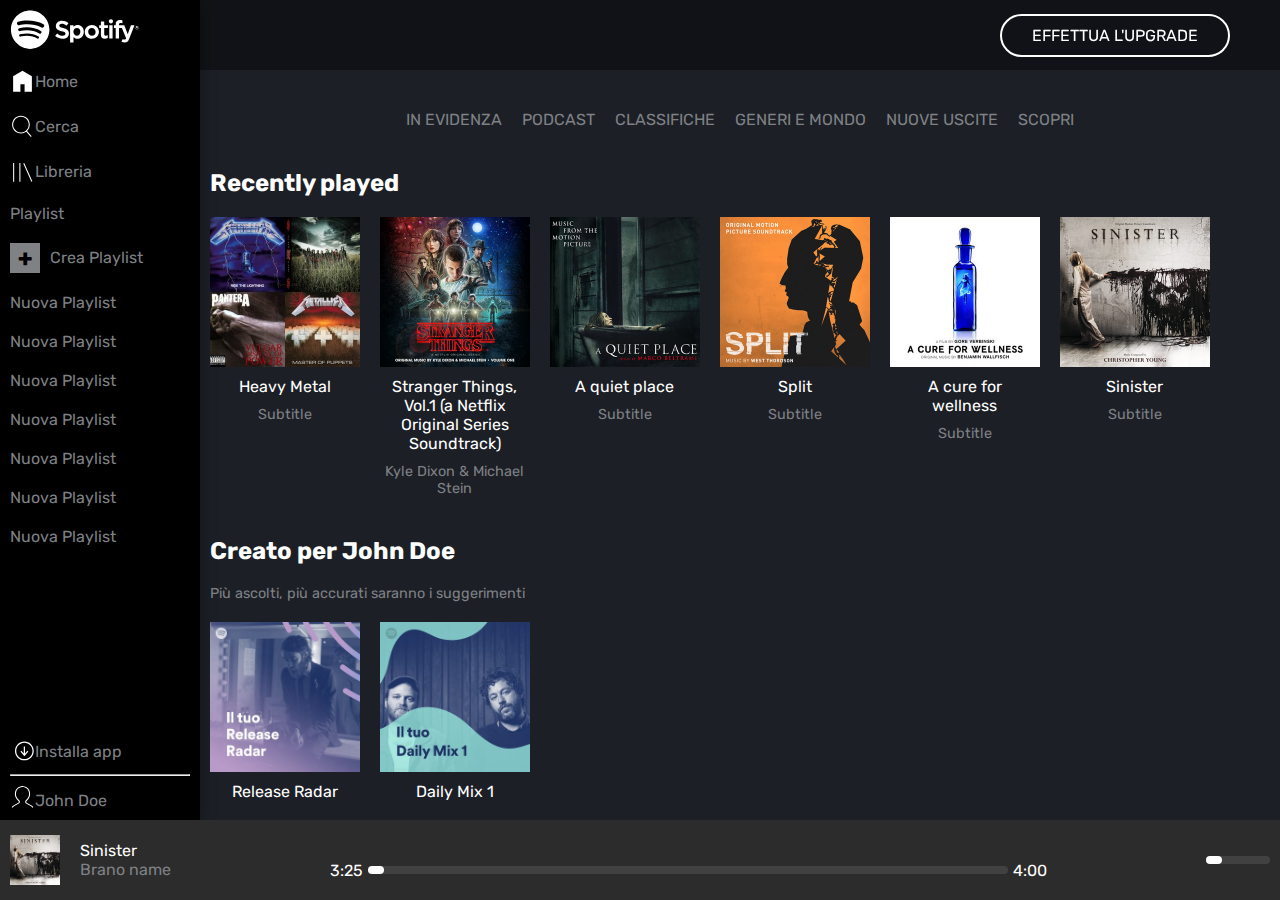
<file: index.html>
<!DOCTYPE html>
<html lang="en">
<head>
    <meta charset="UTF-8">
    <meta name="viewport" content="width=device-width, initial-scale=1.0">
    <link rel="preconnect" href="https://fonts.googleapis.com">
<link rel="preconnect" href="https://fonts.gstatic.com" crossorigin>
<link href="https://fonts.googleapis.com/css2?family=Montserrat:ital,wght@0,100..900;1,100..900&family=Noto+Sans:ital,wght@0,100;0,300;0,400;0,500;0,700;1,100;1,300;1,400;1,700&family=Open+Sans:ital,wght@0,300..800;1,300..800&family=PT+Sans:ital,wght@0,400;0,700;1,400;1,700&family=Roboto:ital,wght@0,100;0,300;0,400;0,500;0,700;0,900;1,100;1,300;1,400;1,500;1,700;1,900&family=Rubik&family=Ubuntu:ital,wght@0,300;0,400;0,500;0,700;1,300;1,400;1,500;1,700&display=swap" rel="stylesheet">
<link rel="stylesheet" href="https://cdnjs.cloudflare.com/ajax/libs/font-awesome/6.5.1/css/all.min.css" integrity="sha512-DTOQO9RWCH3ppGqcWaEA1BIZOC6xxalwEsw9c2QQeAIftl+Vegovlnee1c9QX4TctnWMn13TZye+giMm8e2LwA==" crossorigin="anonymous" referrerpolicy="no-referrer" />
    <link rel="stylesheet" href="style.css">
    <title>Spotify</title>
</head>
<body>
    <div class="wrapper">
        <div class="content d-flex">
            <div class="header d-flex align-center jsutify-end big-rght-padding">
                <div><a class="btn" href="">effettua l'upgrade</a></div>
            </div>
            <!-- SIDEBAR -->
            <div id="sidebar">
                <div class="logo small-padding"><img src="img/logo.svg" alt="spotify-logo"></div>
                <div class="small-logo"><img src="img/logo-small.svg" alt="spotify- logo"></div>
                <div class="container-sidebar d-flex column-direction">
                    <div class="top-sidebar d-flex column-direction">
                        <ul class="txt-white space-around">
                            <li class="small-lft-padding small-padding"><a class="d-flex txt-gray align-center" href="#"><div class="icon"><img src="img/home.svg" alt="#"></div><span class="des">Home</span></a></li>
                            <li class="small-lft-padding small-padding"><a class="d-flex txt-gray align-center" href="#"><div class="icon"><img src="img/search.svg" alt="#"></div><span class="des">Cerca</span></a></li>
                            <li class="small-lft-padding small-padding"><a class="d-flex txt-gray align-center" href="#"><div class="icon"><img src="img/libreria.svg" alt="#"></div><span class="des">Libreria</span></a></li>
                        </ul>
                        <ul class="d-flex column-direction small-gap des">
                            <li><a class="txt-gray" href="#">Playlist</a></li>
                            <li class="d-flex align-center"><a class="txt-gray" href="#"><span class="cross">+</span></a><a class="small-lft-padding txt-gray" href="#">Crea Playlist</a></li>
                        </ul>
                        <ul class="playlist d-flex column-direction small-gap des">
                            <li><a class="txt-gray" href="#">Nuova Playlist</a></li>
                            <li><a class="txt-gray" href="#">Nuova Playlist</a></li>
                            <li><a class="txt-gray" href="#">Nuova Playlist</a></li>
                            <li><a class="txt-gray" href="#">Nuova Playlist</a></li>
                            <li><a class="txt-gray" href="#">Nuova Playlist</a></li>
                            <li><a class="txt-gray" href="#">Nuova Playlist</a></li>
                            <li><a class="txt-gray" href="#">Nuova Playlist</a></li>
                        </ul>
                    </div>
                    <div class="footer-sidebar">
                        <a class="d-flex align-center small-padding" href="#"><div class="icon"><img src="img/download.svg" alt="Download Icon"></div><span class="txt-gray des">Installa app</span></a>
                        <hr>
                        <a class="d-flex align-center small-padding" href="#"><div class="icon photo-round"><img class="background-gray" src="img/profile.svg" alt="Blank profile image"></div><span class="txt-gray des">John Doe</span></a>
                    </div>
                </div>
            </div>
            <!-- MAIN SECTION -->
            <main>
                <!-- NAVIGATION MENU -->
                <div class="menu d-flex jsutify-center">
                    <ul class="d-flex jsutify-center align-center small-gap">
                        <li><a class="txt-gray" href="#">In Evidenza</a></li>
                        <li><a class="txt-gray" href="#">Podcast</a></li>
                        <li><a class="txt-gray" href="#">Classifiche</a></li>
                        <li><a class="txt-gray" href="#">Generi e Mondo</a></li>
                        <li><a class="txt-gray" href="#">Nuove Uscite</a></li>
                        <li><a class="txt-gray" href="#">Scopri</a></li>
                    </ul>
                </div>
                <!-- ALBUM SECTION -->
                <div class="small-padding txt-white dbl-font">Recently played</div>
                <div class="row d-flex space-around">
                    <div class="card">
                        <div class="top-card">
                            <img src="img/metal_lifting.jpg" alt="Metal lifting">
                            <div class="overlay">
                                <a href="#" class="icon-play">
                                    <i class="fa-regular fa-circle-play fa-2xl" style="color: #ffffff;"></i>
                                </a>
                            </div>
                        </div>
                        <div class="bottom-card d-flex align-center txt-center column-direction">
                            <div class="txt-white small-padding">Heavy Metal</div>
                            <div class="txt-gray sml-font">Subtitle</div>
                        </div>
                    </div>
                    <div class="card">
                        <div class="top-card">
                            <img src="img/stranger.jpeg" alt="">
                            <div class="overlay">
                                <a href="#" class="icon-play">
                                    <i class="fa-regular fa-circle-play fa-2xl" style="color: #ffffff;"></i>
                                </a>
                            </div>
                        </div>
                        <div class="bottom-card d-flex align-center txt-center column-direction">
                            <div class="txt-white small-padding">Stranger Things, Vol.1 (a Netflix Original Series Soundtrack)</div>
                            <div class="txt-gray sml-font">Kyle Dixon & Michael Stein</div>
                        </div>
                    </div>
                    <div class="card">
                        <div class="top-card">
                            <img src="img/aquietplace.jpeg" alt="">
                            <div class="overlay">
                                <a href="#" class="icon-play">
                                    <i class="fa-regular fa-circle-play fa-2xl" style="color: #ffffff;"></i>
                                </a>
                            </div>
                        </div>
                        <div class="bottom-card d-flex align-center txt-center column-direction">
                            <div class="txt-white small-padding">A quiet place</div>
                            <div class="txt-gray sml-font">Subtitle</div>
                        </div>
                    </div>
                    <div class="card">
                        <div class="top-card">
                            <img src="img/split.jpeg" alt="">
                            <div class="overlay">
                                <a href="#" class="icon-play">
                                    <i class="fa-regular fa-circle-play fa-2xl" style="color: #ffffff;"></i>
                                </a>
                            </div>
                        </div>
                        <div class="bottom-card d-flex align-center txt-center column-direction">
                            <div class="txt-white small-padding">Split</div>
                            <div class="txt-gray sml-font">Subtitle</div>
                        </div>
                    </div>
                    <div class="card">
                        <div class="top-card">
                            <img src="img/cure.jpeg" alt="">
                            <div class="overlay">
                                <a href="#" class="icon-play">
                                    <i class="fa-regular fa-circle-play fa-2xl" style="color: #ffffff;"></i>
                                </a>
                            </div>
                        </div>
                        <div class="bottom-card d-flex align-center txt-center column-direction">
                            <div class="txt-white small-padding">A cure for wellness</div>
                            <div class="txt-gray sml-font">Subtitle</div>
                        </div>
                    </div>
                    <div class="card">
                        <div class="top-card">
                            <img src="img/sinister.jpeg" alt="">
                            <div class="overlay">
                                <a href="#" class="icon-play">
                                    <i class="fa-regular fa-circle-play fa-2xl" style="color: #ffffff;"></i>
                                </a>
                            </div>
                        </div>
                        <div class="bottom-card d-flex align-center txt-center column-direction">
                            <div class="txt-white small-padding">Sinister</div>
                            <div class="txt-gray sml-font">Subtitle</div>
                        </div>
                    </div>
                </div>
                <div class="small-padding txt-white dbl-font">Creato per John Doe</div> 
                <div class="txt-gray sml-font small-padding">Più ascolti, più accurati saranno i suggerimenti</div>   
                <div class="row d-flex space-around">
                    <div class="card">
                        <div class="top-card">
                            <img src="img/radar.jpeg" alt="Release Radar">
                            <div class="overlay">
                                <a href="#" class="icon-play">
                                    <i class="fa-regular fa-circle-play fa-2xl" style="color: #ffffff;"></i>
                                </a>
                            </div>
                        </div>
                        <div class="bottom-card d-flex align-center txt-center column-direction">
                            <div class="txt-white small-padding">Release Radar</div>
                        </div>
                    </div>
                    <div class="card">
                        <div class="top-card">
                            <img src="img/mixdaily.jpeg" alt="Daily Mix 1">
                            <div class="overlay">
                                <a href="#" class="icon-play">
                                    <i class="fa-regular fa-circle-play fa-2xl" style="color: #ffffff;"></i>
                                </a>
                            </div>
                        </div>
                        <div class="bottom-card d-flex align-center txt-center column-direction">
                            <div class="txt-white small-padding">Daily Mix 1</div>
                        </div>
                    </div>
                </div>    
                <div class="small-padding txt-white dbl-font">Artisti più popolari</div>  
                <div class="txt-gray sml-font small-padding">Più ascolti, più accurati saranno i suggerimenti</div>      
                <div class="row d-flex space-around">
                    <div class="card">
                        <div class="top-card">
                            <div class="photo-round">
                                <img src="img/youg.jpeg" alt="">
                            </div>
                            <div class="overlay">
                                <a href="#" class="icon-play">
                                    <i class="fa-regular fa-circle-play fa-2xl" style="color: #ffffff;"></i>
                                </a>
                            </div>
                        </div>
                        <div class="bottom-card d-flex align-center txt-center column-direction">
                            <div class="txt-white small-padding">Lana del Rey</div>
                            <div class="txt-gray sml-font">Subtitle</div>
                        </div>
                    </div>
                    <div class="card">
                        <div class="top-card">
                            <div class="photo-round">
                                <img src="img/einaudi.jpeg" alt="">
                            </div>
                            <div class="overlay">
                                <a href="#" class="icon-play">
                                    <i class="fa-regular fa-circle-play fa-2xl" style="color: #ffffff;"></i>
                                </a>
                            </div>
                        </div>
                        <div class="bottom-card d-flex align-center txt-center column-direction">
                            <div class="txt-white small-padding">Ludovico Einaudi</div>
                            <div class="txt-gray sml-font">Subtitle</div>
                        </div>
                    </div>
                </div>                    
            </main>
        </div>
        <div id="toolbar" class="d-flex jsutify-between">
            <div class="left-toolbar d-flex align-center small-gap">
                <div class="currently">
                    <img src="img/sinister.jpeg" alt="sinister">
                </div>
                <div class="info-currently">
                    <div class="txt-white">Sinister</div>
                    <div class="txt-gray">Brano name</div>
                </div>
                <div class="icon-toolbar d-flex wrap small-gap">
                    <a href="#"><i class="fa-regular fa-heart"></i></a>
                    <a href="#"><i class="fa-regular fa-folder"></i></a>
                </div>
            </div>
            <div class="center-toolbar d-flex align-center jsutify-center column-direction">
                <div class="top-center-toolbar d-flex small-gap  align-center">
                    <i class="fa-solid fa-shuffle" style="color: #ffffff;"></i>
                    <i class="fa-solid fa-backward-step" style="color: #ffffff;"></i>
                    <i class="fa-regular fa-circle-play fa-xl" style="color: #ffffff;"></i>
                    <i class="fa-solid fa-forward-step" style="color: #ffffff;"></i>
                    <i class="fa-solid fa-rotate-right" style="color: #ffffff;"></i>
                </div>
                <div class="bottom-center-toolbar d-flex jsutify-center">
                    <span class="timing">3:25</span>
                    <div class="progress">
                        <div class="progress-value">
                            <div class="pointer-progress"></div>
                        </div>
                    </div>
                    <span class="timing">4:00</span>
                </div>
            </div>
            <div class="right-toolbar d-flex align-center jsutify-center wrap small-padding">
                <i class="small-padding fa-solid fa-list" style="color: #ffffff;"></i>
                <i class="small-padding fa-solid fa-tv" style="color: #ffffff;"></i>
                <i class="small-padding fa-solid fa-volume-high" style="color: #ffffff;"></i>
                <div class="progress-volume">
                    <div class="progress-value-volume">
                        <div class="pointer-progress-volume"></div>
                    </div>
                </div>
            </div>

        </div>
    </div>
    
</body>
</html>
</file>
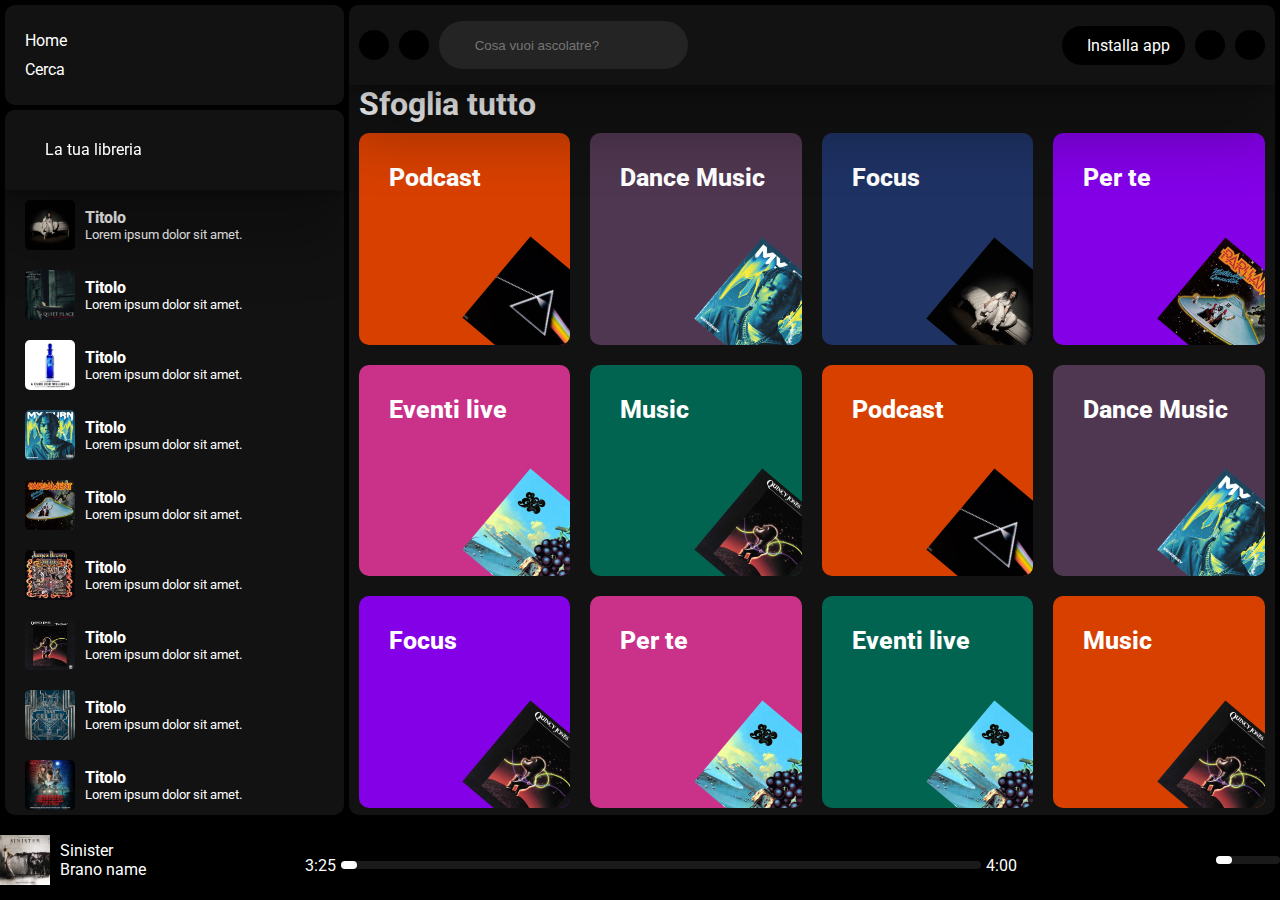
<file: search-index.html>
<!DOCTYPE html>
<html lang="en">
<head>
  <meta charset="UTF-8">
  <meta name="viewport" content="width=device-width, initial-scale=1.0">
  <link rel="stylesheet" href="https://cdnjs.cloudflare.com/ajax/libs/font-awesome/6.5.1/css/all.min.css" integrity="sha512-DTOQO9RWCH3ppGqcWaEA1BIZOC6xxalwEsw9c2QQeAIftl+Vegovlnee1c9QX4TctnWMn13TZye+giMm8e2LwA==" crossorigin="anonymous" referrerpolicy="no-referrer" />
  <link rel="preconnect" href="https://fonts.googleapis.com">
<link rel="preconnect" href="https://fonts.gstatic.com" crossorigin>
<link href="https://fonts.googleapis.com/css2?family=Roboto:ital,wght@0,100;0,300;0,400;0,500;0,700;0,900;1,100;1,300;1,400;1,500;1,700;1,900&display=swap" rel="stylesheet">
  <link rel="stylesheet" href="search-style.css">
  <title>Document</title>
</head>
<body>
  <div class="wrapper">
    <div class="container">
      <!-- SIDEBAR -->
      <div class="sidebar">
        <div class="top-sidebar jsutify-center column-direction d-flex smll-gap">
          <div class="lft-smll-padding"><i class="fa-solid fa-house fa-lg" style="color: #ffffff;"></i><span class="lft-smll-padding"><a href="#">Home</a></span></div>
          <div class="lft-smll-padding"><i class="fa-solid fa-magnifying-glass fa-lg" style="color: #ffffff;"></i><span class="lft-smll-padding"><a href="#">Cerca</a></span></div>
        </div>
        <div class="bottom-sidebar">
          <div class="nav">
            <div class="top-nav d-flex smll-gap bg-padding"><div class="icon"><i class="fa-regular fa-chart-bar" style="color: #ffffff;"></i></div><span class="">La tua libreria</span></div>
          </div>
          <div class="sidebar-card d-flex align-center smll-gap smll-padding">
            <div class="sidebar-img"><img src="img/Billie-Eilish-When-We-All-Fall-Asleep-Where-Do-We-Go-768x768.webp" alt=""></div>
            <div class="info-card-sidebar">
              <div class="bg-weight">Titolo</div>
              <div class="smll-font">Lorem ipsum dolor sit amet.</div>
            </div>
          </div>
          <div class="sidebar-card d-flex align-center smll-gap smll-padding">
            <div class="sidebar-img"><img src="img/aquietplace.jpeg" alt=""></div>
            <div class="info-card-sidebar">
              <div class="bg-weight">Titolo</div>
              <div class="smll-font">Lorem ipsum dolor sit amet.</div>
            </div>
          </div>
          <div class="sidebar-card d-flex align-center smll-gap smll-padding">
            <div class="sidebar-img"><img src="img/cure.jpeg" alt=""></div>
            <div class="info-card-sidebar">
              <div class="bg-weight">Titolo</div>
              <div class="smll-font">Lorem ipsum dolor sit amet.</div>
            </div>
          </div>
          <div class="sidebar-card d-flex align-center smll-gap smll-padding">
            <div class="sidebar-img"><img src="img/design-unique-music-album-cover-art.jpg" alt=""></div>
            <div class="info-card-sidebar">
              <div class="bg-weight">Titolo</div>
              <div class="smll-font">Lorem ipsum dolor sit amet.</div>
            </div>
          </div>
          <div class="sidebar-card d-flex align-center smll-gap smll-padding">
            <div class="sidebar-img"><img src="img/Parliament-Mothership-Connection-album-768x768.webp" alt=""></div>
            <div class="info-card-sidebar">
              <div class="bg-weight">Titolo</div>
              <div class="smll-font">Lorem ipsum dolor sit amet.</div>
            </div>
          </div>
          <div class="sidebar-card d-flex align-center smll-gap smll-padding">
            <div class="sidebar-img"><img src="img/James-Brown-Hell-768x768.webp" alt=""></div>
            <div class="info-card-sidebar">
              <div class="bg-weight">Titolo</div>
              <div class="smll-font">Lorem ipsum dolor sit amet.</div>
            </div>
          </div>
          <div class="sidebar-card d-flex align-center smll-gap smll-padding">
            <div class="sidebar-img"><img src="img/Quincy-Jones-The-Dude-768x768.webp" alt=""></div>
            <div class="info-card-sidebar">
              <div class="bg-weight">Titolo</div>
              <div class="smll-font">Lorem ipsum dolor sit amet.</div>
            </div>
          </div>
          <div class="sidebar-card d-flex align-center smll-gap smll-padding">
            <div class="sidebar-img"><img src="img/youg.jpeg" alt=""></div>
            <div class="info-card-sidebar">
              <div class="bg-weight">Titolo</div>
              <div class="smll-font">Lorem ipsum dolor sit amet.</div>
            </div>
          </div>
          <div class="sidebar-card d-flex align-center smll-gap smll-padding">
            <div class="sidebar-img"><img src="img/stranger.jpeg" alt=""></div>
            <div class="info-card-sidebar">
              <div class="bg-weight">Titolo</div>
              <div class="smll-font">Lorem ipsum dolor sit amet.</div>
            </div>
          </div>
          <div class="sidebar-card d-flex align-center smll-gap smll-padding">
            <div class="sidebar-img"><img src="img/mixdaily.jpeg" alt=""></div>
            <div class="info-card-sidebar">
              <div class="bg-weight">Titolo</div>
              <div class="smll-font">Lorem ipsum dolor sit amet.</div>
            </div>
          </div>
          <div class="sidebar-card d-flex align-center smll-gap smll-padding">
            <div class="sidebar-img"><img src="img/einaudi.jpeg" alt=""></div>
            <div class="info-card-sidebar">
              <div class="bg-weight">Titolo</div>
              <div class="smll-font">Lorem ipsum dolor sit amet.</div>
            </div>
          </div>
          <div class="sidebar-card d-flex align-center smll-gap smll-padding">
            <div class="sidebar-img"><img src="img/cure.jpeg" alt=""></div>
            <div class="info-card-sidebar">
              <div class="bg-weight">Titolo</div>
              <div class="smll-font">Lorem ipsum dolor sit amet.</div>
            </div>
          </div>
        </div>
      </div>
      <!-- MAIN -->
      <div class="main">
        <!-- NAV BAR -->
        <div class="nav d-flex justify-between align-center">
          <div class="left-nav arrows align-center d-flex">
            <a href="#"><div class="arrow"><i class="fa-solid fa-chevron-left fa-lg" style="color: #ffffff;"></i></div></a> 
            <a href="#"><div class="arrow"><i class="fa-solid fa-chevron-right fa-lg" style="color: #ffffff;"></i></div></a>
            <input type="text" placeholder="Cosa vuoi ascolatre?">
          </div>
          <div class="right-nav align-center rght-smll-padding smll-gap d-flex">
            <a href="#">
              <div class="btn d-flex"><div class="rght-smll-padding"><i class="fa-regular fa-circle-down fa-lg" style="color: #ffffff;"></i></div>Installa app</div>
            </a>
            <a href="#">
              <div class="nav-icon">
                <i class="fa-regular fa-bell" style="color: #ffffff;"></i>
              </div>
            </a>  
            <a href="#">
              <div class="nav-icon">
                <i class="fa-regular fa-user" style="color: #ffffff;"></i>
              </div>
            </a>
          </div>
        </div>
        <h1 class="lft-smll-padding">Sfoglia tutto</h1>
        <div class="card-section d-flex wrap">
          <div class="card first">
            <div class="bg-padding bg-weight big-font-card">Podcast</div>
            <div class="album"><img src="img/file-20230301-26-ryosag.avif" alt=""></div>
          </div>
          <div class="card second">
            <div class="bg-padding bg-weight big-font-card">Dance Music</div>
            <div class="album"><img src="img/design-unique-music-album-cover-art.jpg" alt=""></div>
          </div>
          <div class="card third">
            <div class="bg-padding bg-weight big-font-card">Focus</div>
            <div class="album"><img src="img/Billie-Eilish-When-We-All-Fall-Asleep-Where-Do-We-Go-768x768.webp" alt=""></div>
          </div>
          <div class="card fourth">
            <div class="bg-padding bg-weight big-font-card">Per te</div>
            <div class="album"><img src="img/Parliament-Mothership-Connection-album-768x768.webp" alt=""></div>
          </div>
          <div class="card fifth">
            <div class="bg-padding bg-weight big-font-card">Eventi live</div>
            <div class="album"><img src="img/Moby-Grape-Wow-768x768.webp" alt=""></div>
          </div>
          <div class="card sixth">
            <div class="bg-padding bg-weight big-font-card">Music</div>
            <div class="album"><img src="img/Quincy-Jones-The-Dude-768x768.webp" alt=""></div>
          </div>
          <div class="card first">
            <div class="bg-padding bg-weight big-font-card">Podcast</div>
            <div class="album"><img src="img/file-20230301-26-ryosag.avif" alt=""></div>
          </div>
          <div class="card second">
            <div class="bg-padding bg-weight big-font-card">Dance Music</div>
            <div class="album"><img src="img/design-unique-music-album-cover-art.jpg" alt=""></div>
          </div>
          <div class="card fourth">
            <div class="bg-padding bg-weight big-font-card">Focus</div>
            <div class="album"><img src="img/Quincy-Jones-The-Dude-768x768.webp" alt=""></div>
          </div>
          <div class="card fifth">
            <div class="bg-padding bg-weight big-font-card">Per te</div>
            <div class="album"><img src="img/Moby-Grape-Wow-768x768.webp" alt=""></div>
          </div>
          <div class="card sixth">
            <div class="bg-padding bg-weight big-font-card">Eventi live</div>
            <div class="album"><img src="img/Moby-Grape-Wow-768x768.webp" alt=""></div>
          </div>
          <div class="card first">
            <div class="bg-padding bg-weight big-font-card">Music</div>
            <div class="album"><img src="img/Quincy-Jones-The-Dude-768x768.webp" alt=""></div>
          </div>
          <div class="card second">
            <div class="bg-padding bg-weight big-font-card">Dance Music</div>
            <div class="album"><img src="img/design-unique-music-album-cover-art.jpg" alt=""></div>
          </div>
          <div class="card fourth">
            <div class="bg-padding bg-weight big-font-card">Focus</div>
            <div class="album"><img src="img/Quincy-Jones-The-Dude-768x768.webp" alt=""></div>
          </div>
          <div class="card fifth">
            <div class="bg-padding bg-weight big-font-card">Per te</div>
            <div class="album"><img src="img/Moby-Grape-Wow-768x768.webp" alt=""></div>
          </div>
          <div class="card sixth">
            <div class="bg-padding bg-weight big-font-card">Eventi live</div>
            <div class="album"><img src="img/Moby-Grape-Wow-768x768.webp" alt=""></div>
          </div>
          
        </div>
      </div>
    </div>
    <!-- TOOLBAR -->
    <div id="toolbar" class="d-flex jsutify-between">
      <div class="left-toolbar d-flex align-center smll-gap">
          <div class="currently">
              <img src="img/sinister.jpeg" alt="sinister">
          </div>
          <div class="info-currently">
              <div class="txt-white">Sinister</div>
              <div class="txt-gray">Brano name</div>
          </div>
          <div class="icon-toolbar d-flex wrap smll-gap">
              <a href="#"><i class="fa-regular fa-heart"></i></a>
              <a href="#"><i class="fa-regular fa-folder"></i></a>
          </div>
      </div>
      <div class="center-toolbar d-flex align-center smll-gap jsutify-center column-direction">
          <div class="top-center-toolbar d-flex smll-gap align-center">
              <i class="fa-solid fa-shuffle" style="color: #ffffff;"></i>
              <i class="fa-solid fa-backward-step" style="color: #ffffff;"></i>
              <i class="fa-regular fa-circle-play fa-xl" style="color: #ffffff;"></i>
              <i class="fa-solid fa-forward-step" style="color: #ffffff;"></i>
              <i class="fa-solid fa-rotate-right" style="color: #ffffff;"></i>
          </div>
          <div class="bottom-center-toolbar d-flex jsutify-center">
              <span class="timing">3:25</span>
              <div class="progress">
                  <div class="progress-value">
                      <div class="pointer-progress"></div>
                  </div>
              </div>
              <span class="timing">4:00</span>
          </div>
      </div>
      <div class="right-toolbar d-flex align-center jsutify-center wrap small-padding">
          <i class="smll-padding fa-solid fa-list" style="color: #ffffff;"></i>
          <i class="smll-padding fa-solid fa-tv" style="color: #ffffff;"></i>
          <i class="smll-padding fa-solid fa-volume-high" style="color: #ffffff;"></i>
          <div class="progress-volume">
              <div class="progress-value-volume">
                  <div class="pointer-progress-volume"></div>
              </div>
          </div>
      </div>

  </div>
  </div>
</body>
</html>
</file>
<file: search-style.css>
* {
    box-sizing: border-box;
    margin: 0;
    padding: 0;
    scrollbar-width: none;
}

:root {
    --section-background: #121212;
    --serch-bar: #242424;
    --music-card: #CA3189;
    --podcast-card: #006450;
    --live-event-card: #8400E7;
    --for-you-card: #1E3264;
    --dance-card: #D84000;
    --focus--card: #503751;
}

a {
    text-decoration: none;
    color: white;
}

body {
    font-family: "Roboto", sans-serif;
    font-weight: 400;
    font-style: normal;
}

.wrapper {
    height: 100vh;
    background-color: rgb(0, 0, 0);
    color: white;
}

.container {
    display: flex;
}

.sidebar {
    background-color: rgb(0, 0, 0);
    width: 350px;
    height: calc(100vh - 80px);
}

.main {
    background-color: aquamarine;
    width: calc(100% - 350px);
    height: calc(100vh - 90px);
    overflow: auto;
    border-radius: 10px;
    margin: 5px 5px 5px 0;
    background-color: var(--section-background);
}

.nav {
    height: 80px;
    background-color: bisque;
    position: sticky;
    top: 0;
    right: 0;
    background-color: var(--section-background);
    z-index: 1001;
    box-shadow: rgba(0, 0, 0, 0.25) 0px 54px 55px, rgba(0, 0, 0, 0.12) 0px -12px 30px, rgba(0, 0, 0, 0.12) 0px 4px 6px, rgba(0, 0, 0, 0.17) 0px 12px 13px, rgba(0, 0, 0, 0.09) 0px -3px 5px;
}

.top-sidebar {
    height: 100px;
    border-radius: 10px;
    margin: 5px;
    background-color: var(--section-background);
}

.bottom-sidebar {
    height: calc(100vh - 195px);
    overflow: auto;
    border-radius: 10px;
    margin: 5px;
    background-color: var(--section-background);
}


/* utility spacing*/
.bg-padding {
    padding: 30px;
}

.smll-padding {
    padding: 10px;
}

.lft-smll-padding {
    padding-left: 10px;
}

.rght-smll-padding {
    padding-right: 10px;
}

.smll-gap {
    gap: 10px;
}

/* txt utility */

.smll-font {
    font-size: 0.8em;
}

.big-font {
    font-size: 30px;
}

.big-font-card {
    font-size: 25px;
}

.bg-weight {
    font-weight: 800;
}

/* flex-utility */
.wrap {
    flex-wrap: wrap;
}
.jsutify-between {
    justify-content: space-between;
}

.column-direction {
    flex-direction: column;
}

.wrap {
    flex-wrap: wrap;
}

.d-flex {
    display: flex;
}

.jsutify-center {
    justify-content: center;
}

.justify-between {
    justify-content: space-between;
}

.align-center {
    align-content: center;
    align-items: center;
}

.column-direction {
    flex-direction: column;
}

input {
    background-color: var(--serch-bar);
    border-radius: 50px;
    height: 48px;
    padding: 6px 36px;
    border: none;
    color: white;
}

/* nav */

.arrow {
    height: 30px;
    width: 30px;
    background-color: black;
    display: flex;
    justify-content: center;
    align-items: center;
    border-radius: 50%;
}

.arrows {
    gap: 10px;
    padding: 10px;
}

.btn {
    background-color: black;
    border-radius: 50px;
    padding: 10px 15px;
}

.nav-icon {
    height: 30px;
    width: 30px;
    border-radius: 50%;
    background-color: black;
    display: flex;
    align-items: center;
    justify-content: center;
}

/* main card  */

.card {
    width: calc(100% / 4 - 20px);
    aspect-ratio: 1 / 1;
    border-radius: 10px;
    margin: 10px;
    position: relative;
    overflow: hidden;
    cursor: pointer;
}

.card:hover img {
    transform: rotate(-40deg);
    transition: all 0.3s;
}

.card.first {
    background-color: var(--dance-card);
}

.card.second {
    background-color: var(--focus--card);
}

.card.third {
    background-color: var(--for-you-card);
}

.card.fourth {
    background-color: var(--live-event-card);
}

.card.fifth {
    background-color: var(--music-card);
}

.card.sixth {
    background-color: var(--podcast-card);
}

.album {
    width: 50%;
    position: absolute;
    right: -20px;
    bottom: -20px;
    transform: rotate(40deg);
}

img {
    max-width: 100%;
    display: block;
}

/* sidebar card */

.sidebar-card{
    background-color: var(--section-background)
    border-radius: 5px;
    margin: 0 10px;
}

.sidebar-card:hover{
    background-color: var(--serch-bar);
    border-radius: 5px;
    margin: 0 10px;
    cursor: pointer;
}

.sidebar-img {
    width: 50px;
}

.sidebar-img img {
    border-radius: 5px;
}

.btn:hover {
    background-color: green;
    transition:all 0.3s;

}

/* toolbar */
#toolbar {
    background-color: var(--tool-bar-color);
    height: 80px; 
    overflow: hidden;
    z-index: 10002;
}

.currently {
    width: 50px;
}

.right-toolbar {
    max-width: 100%;
    min-width: 0;
}

.center-toolbar {
    max-width: 100%;
    min-width: 0;
}

.left-toolbar {
    max-width: 100%;
    min-width: 0;
}


/* music player bar */

.progress {
    background: rgba(255,255,255,0.1);
    justify-content: flex-start;
    border-radius: 100px;
    align-items: center;
    position: relative;
    display: flex;
    height: 0.5rem;
    width: 50vw;
    margin-top: 10px;
  }
  
  .progress-value {
    animation: load 3s normal forwards;
    box-shadow: 0 10px 40px -10px #fff;
    border-radius: 100px;
    background: #fff;
    height: 0.5rem;
    display: flex;
  }

  .progress-value:hover{
    background: green;
    transition: 0.5s;
    cursor: pointer;
  }

  .progress-value:hover .pointer-progress {
    opacity: 1;
    transition: 0.5s;
  }

  .pointer-progress {
    opacity: 0;
    height: 1rem;
    width: 1rem;
    background-color: green;
    position: relative;
    left: 98%;
    bottom: 4px;
    border-radius: 50%;
  }

  .timing {
    padding: 5px;
    color: white;
  }
  
  @keyframes load {
    0% { width: 0; }
    100% { width: 68%; }
  }
  
  /* volume bar */
  .progress-volume {
    background: rgba(255,255,255,0.1);
    margin-bottom: 10px;
    justify-content: flex-start;
    border-radius: 100px;
    align-items: center;
    position: relative;
    display: flex;
    height: 0.5rem;
    width: 5vw;
    margin-top: 10px;
  }
  
  .progress-value-volume {
    animation: load 3s normal forwards;
    box-shadow: 0 10px 40px -10px #fff;
    border-radius: 100px;
    background: #fff;
    height: 0.5rem;
    display: flex;
  }

  .progress-value-volume:hover{
    background: green;
    transition: 0.5s;
    cursor: pointer;
  }

  .pointer-progress-volume {
    opacity: 0;
    height: 1rem;
    width: 1rem;
    background-color: green;
    position: relative;
    left: 96%;
    bottom: 4px;
    border-radius: 50%;
  }

  .progress-value-volume:hover .pointer-progress-volume {
    opacity: 1;
    transition: 0.5s;
  }

  .timing {
    padding: 5px;
    color: white;
  }

  .center-toolbar i:hover {
    transform: scale(1.5);
    transition: .3s ease;
    cursor: pointer;
}

/* meida queris */

@media all and(max-width: 1200px) {
    .card {
        width: calc(100% / 3 - 20px);
        aspect-ratio: 1 / 1;
        border-radius: 10px;
        margin: 10px;
        position: relative;
        overflow: hidden;
        cursor: pointer;
    }
}

@media all and (max-width: 992px) {
    .card {
        width: calc(100% / 2 - 20px);
        aspect-ratio: 1 / 1;
        border-radius: 10px;
        margin: 10px;
        position: relative;
        overflow: hidden;
        cursor: pointer;
    }
}

@media all and (max-width: 768px) {
    .card {
        width: 100%;
        aspect-ratio: 1 / 1;
        border-radius: 10px;
        margin: 10px;
        position: relative;
        overflow: hidden;
        cursor: pointer;
    }

    .sidebar .top-sidebar {
        display: none;
    }

    .sidebar .bottom-sidebar {
        height: calc(100vh - 95px);
        overflow: auto;
        border-radius: 10px;
        margin: 5px;
        background-color: var(--section-background);
    }

    .nav {
        height: 80px;
        width: 100%;
        position: absolute;
        top: 0;
        right: 0;
        background-color: var(--section-background);
        z-index: 1001;
        box-shadow: rgba(0, 0, 0, 0.25) 0px 54px 55px, rgba(0, 0, 0, 0.12) 0px -12px 30px, rgba(0, 0, 0, 0.12) 0px 4px 6px, rgba(0, 0, 0, 0.17) 0px 12px 13px, rgba(0, 0, 0, 0.09) 0px -3px 5px;
    }

    .right-toolbar {
        display: none;
    }
}
</file>
<file: style.css>
/* general reset*/

* {
    box-sizing: border-box;
    margin: 0;
    padding: 0;
}

body {
  font-family: "Rubik", sans-serif;
  font-optical-sizing: auto;
  font-weight: 400;
  font-style: normal;
}

:root { 
    --main-color: #1C1F26;
    --side-color: #000000;
    --tool-bar-color: #2C2C2C;
    --txt-grey-color: #7F8185;
}

.wrapper {
    height: 100vh;
}

img {
    width: 100%;
    display: block;
}

ul {
    list-style: none;
}

a {
    text-decoration: none;
}

.dbl-font {
    margin-top: 20px;
}

.content {
    height: calc(100vh - 80px);
    width: 100%;
    background-color: var(--main-color);
    overflow: hidden;
}

/* sidebar */

#sidebar {
    width: 200px;
    height: 100%;   
    flex-shrink: 0;
    background-color: var(--side-color);
    overflow: hidden;
    min-height: 480px;
    box-shadow: rgba(0, 0, 0, 0.35) 0px 5px 15px;
}

#sidebar .top-sidebar {
    height: calc(100% - 80px);
    width: 100%;
    min-height: 0;
    overflow: hidden;
}

#sidebar .footer-sidebar {
    height: 80px;
    width: 100%;   
    background-color: var(--side-color); 
    overflow: hidden;
}

#sidebar .playlist ul {
    height: 100%;
}

/* toolbar */

#toolbar {
    background-color: var(--tool-bar-color);
    height: 80px; 
    overflow: hidden;
    z-index: 10002;
}

.right-toolbar {
    max-width: 100%;
    min-width: 0;
}

.center-toolbar {
    max-width: 100%;
    min-width: 0;
}

.left-toolbar {
    max-width: 100%;
    min-width: 0;
}

hr {
    margin: auto;
    width: 90%;
}

.playlist {
    height: 100%;
    overflow:auto;
    scrollbar-color: red;
    scrollbar-width: 100px;
}

/* main */

main {
    flex-grow: 1;
    padding-top: 100px;
    overflow-y: auto;
}

.menu {
    text-transform: uppercase;
}

.header {
    background-color: rgba(0, 0, 0, 0.393);
    height: 70px;
    position: fixed;
    top: 0;
    left: 200px;
    right: 0;
    width: calc(100% - 200px);
    z-index: 1001;
}

.card {
    width: calc(100% / 6 - 10px);
    padding: 10px;
}

.small-logo {
    display: none;
}

.logo {
    width: 150px;
}

.icon {
    width: 25px;
}

.photo-round {
    border-radius: 50%;
    overflow: hidden;
}

/* sizing utility */

.container-sidebar {
    height: calc(100% - 70px);    
}

.dbl-font {
    font-size: 1.5rem;
    font-weight: 700;
}

.sml-font {
    font-size: 0.9em;
}

.small-padding {
    padding: 10px;
}

.small-lft-padding {
    padding-left: 10px;
}

.big-padding {
    padding: 20px;
}

.big-rght-padding {
    padding-right: 50px;
}

/* text utility */

.txt-white {
    color: white;
}

.txt-gray {
    color: var(--txt-grey-color);
}

.txt-center {
    text-align: center;
}

.cross {    
    color: black;
    height: 30px;
    width: 30px;
    text-align: center;
    line-height: 30px;
    font-size: 1.5rem;
    font-weight: 800;
    display: inline-block;
    background-color: var(--txt-grey-color);
}

.currently {
    width: 50px;
}

/* flex utility */

.wrap {
    flex-wrap: wrap;
}

.d-flex {
    display: flex;
}

.align-center {
    align-items: center;
    align-content: center;
}

.align-end {
    align-items: flex-end;
}

.jsutify-center {
    justify-content: center;
}

.jsutify-end {
    justify-content: flex-end;
}

.jsutify-between {
    justify-content: space-between;
}

.jsutify-around {
    justify-content: space-around;
}

.small-gap {
    gap: 20px;
    padding: 10px;
}

.flex-row {
    flex-direction: row;
    height: ;
}


.column-direction {
    flex-direction: column;
}

/* hover effect */

#sidebar ul li.small-lft-padding:hover {
    border-left: 3px solid greenyellow;
}

.menu > ul li a:hover {
    border-bottom: 3px solid greenyellow;   
}

.background-gray {
    background-color: var(--txt-grey-colorS);
}

.overlay {
    position: absolute;
    top: 0;
    bottom: 0;
    left: 0;
    right: 0;
    height: 100%;
    width: 100%;
    opacity: 0;
    transition: .3s ease;
  }
  
.top-card:hover .overlay {
    opacity: 1;
  }
  
.top-card {
    position: relative;
  }

.icon-play {
    display: block;
    position: absolute;
    top: 50%;
    left: 50%;
    transform: translate(-50%, -50%);
    text-align: center;
    font-size: 45px;
  }

a:hover {
    color: rgb(255, 255, 255);
}

.btn:hover {
    transform: scale(1.1);
    transition: .3s ease;
}

.center-toolbar i:hover {
    transform: scale(1.5);
    transition: .3s ease;
    cursor: pointer;
}

.info-currently .txt-gray:hover {
    text-decoration: underline;
    color: white;
}

.top-card:hover {
    filter: grayscale(80%);
}

.icon-toolbar a {
    color: #b4b4b4;
}

.icon-toolbar a:hover {
    color: white;
}

/* music player bar */

.progress {
    background: rgba(255,255,255,0.1);
    justify-content: flex-start;
    border-radius: 100px;
    align-items: center;
    position: relative;
    display: flex;
    height: 0.5rem;
    width: 50vw;
    margin-top: 10px;
  }
  
  .progress-value {
    animation: load 3s normal forwards;
    box-shadow: 0 10px 40px -10px #fff;
    border-radius: 100px;
    background: #fff;
    height: 0.5rem;
    display: flex;
  }

  .progress-value:hover{
    background: green;
    transition: 0.5s;
    cursor: pointer;
  }

  .progress-value:hover .pointer-progress {
    opacity: 1;
    transition: 0.5s;
  }

  .pointer-progress {
    opacity: 0;
    height: 1rem;
    width: 1rem;
    background-color: green;
    position: relative;
    left: 98%;
    bottom: 4px;
    border-radius: 50%;
  }

  .timing {
    padding: 5px;
    color: white;
  }
  
  @keyframes load {
    0% { width: 0; }
    100% { width: 68%; }
  }
  
  /* volume bar */
  .progress-volume {
    background: rgba(255,255,255,0.1);
    margin-bottom: 10px;
    justify-content: flex-start;
    border-radius: 100px;
    align-items: center;
    position: relative;
    display: flex;
    height: 0.5rem;
    width: 5vw;
    margin-top: 10px;
  }
  
  .progress-value-volume {
    animation: load 3s normal forwards;
    box-shadow: 0 10px 40px -10px #fff;
    border-radius: 100px;
    background: #fff;
    height: 0.5rem;
    display: flex;
  }

  .progress-value-volume:hover{
    background: green;
    transition: 0.5s;
    cursor: pointer;
  }

  .pointer-progress-volume {
    opacity: 0;
    height: 1rem;
    width: 1rem;
    background-color: green;
    position: relative;
    left: 96%;
    bottom: 4px;
    border-radius: 50%;
  }

  .progress-value-volume:hover .pointer-progress-volume {
    opacity: 1;
    transition: 0.5s;
  }

  .timing {
    padding: 5px;
    color: white;
  }

/* button */

.btn {
    text-transform:uppercase;
    color: white;
    display: block;
    border: 2px solid white;
    border-radius: 100px;
    padding: 10px 30px;
}

/* media queris */
@media all and (max-width: 1200px) {
    .card {
        width: calc(100% / 4 - 10px);
    }
}

@media all and (max-width: 992px ) {
    .card {
        width: calc(100% / 3 - 10px);   
    }

    .row {
        flex-wrap: wrap;
    }

    .menu > ul {
        flex-wrap: wrap;
    }
}

@media all and (max-width: 768px) {
    .card {
        width: calc(100% / 2 - 10px);
    }

    .timing {
        display: none;
    }

    .menu ul a {
        font-size: 2rem;
    }

}

@media all and (max-width: 576px) {
    #sidebar {
        width: 50px;
    }

    .btn {
        text-align: center;
        padding: 10px;
        overflow: hidden;
    }

    .card {
        width: 100%;
    }

    .header {
        background-color: rgba(0, 0, 0, 0.393);
        height: 60px;
        position: fixed;
        top: 0;
        left: 45px;
        width: calc(100% - 45px);
    }

    hr {
        width: 50%;
        margin: 5px auto;
    }
    .des {
        display: none;
    }

    .small-logo {
        display: block;
        width: 45px;
        padding: 10px;
    }

    .logo {
        display: none;
    }

    .right-toolbar {
        display: none;
    }

    .left-toolbar {
        display: none;
    }

    .top-center-toolbar {
        align-items: center;
        justify-content: center;
        height: 100%;
        width: 100vw;
    }

    .top-center-toolbar i{
        font-size: 40px;
    }
}

@media all and (max-height: 200px) {
    .header {
        display: none;
    }

    #toolbar {
        min-height: 80px;
        max-height: 80px;
        overflow: hidden;
    }
}
</file>
